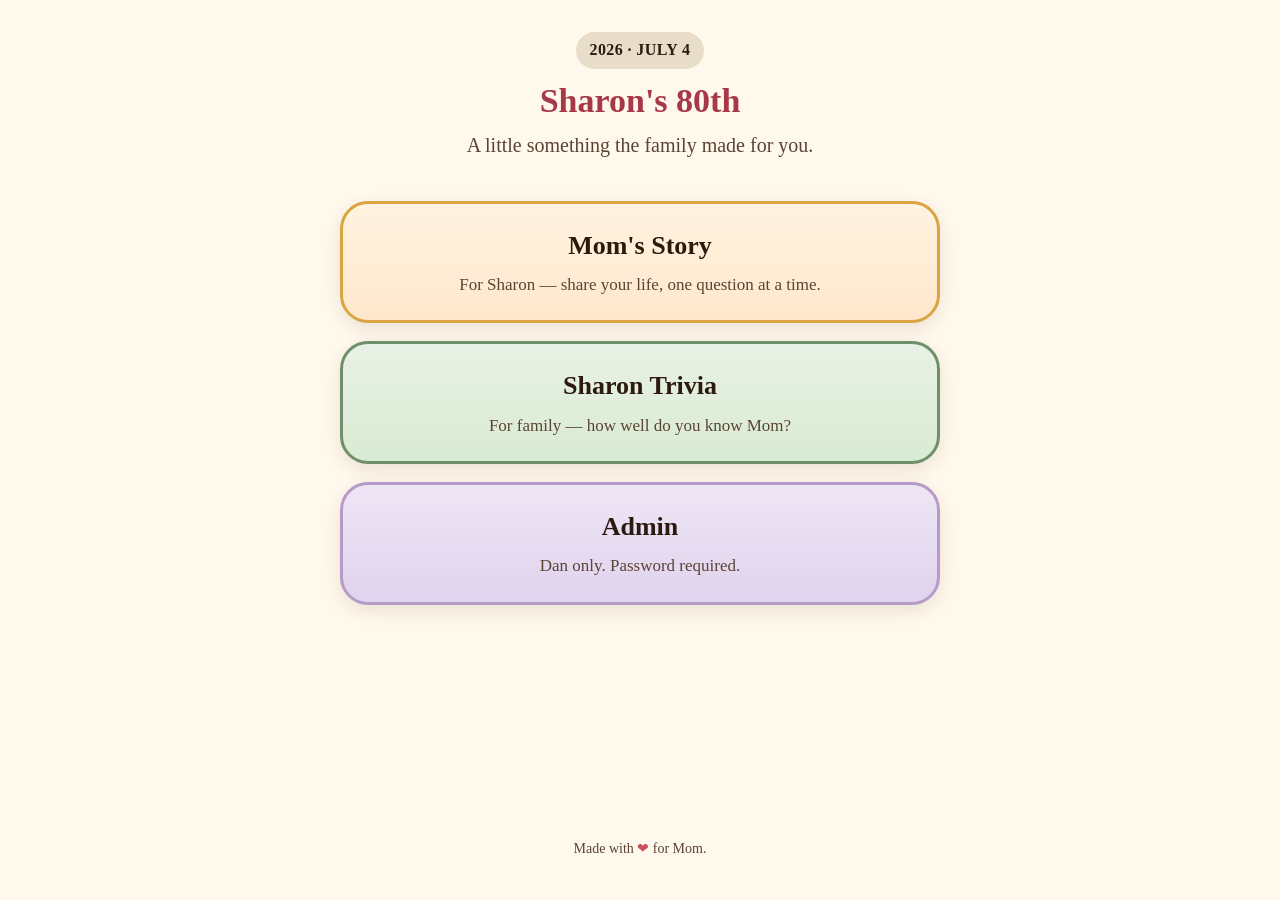
<file: index.html>
<!doctype html>
<html lang="en">
<head>
  <meta charset="utf-8" />
  <meta name="viewport" content="width=device-width, initial-scale=1, viewport-fit=cover" />
  <meta name="theme-color" content="#C94F5B" />
  <meta name="description" content="A birthday app for Sharon Herlehy's 80th." />
  <title>Sharon's 80th</title>
  <link rel="stylesheet" href="./css/style.css" />
</head>
<body>
  <div class="container">
    <header class="header">
      <span class="tag">2026 &middot; July 4</span>
      <h1>Sharon's 80th</h1>
      <p>A little something the family made for you.</p>
    </header>

    <nav class="landing" aria-label="Choose a mode">
      <a class="mom" href="/mom">
        Mom's Story
        <small>For Sharon &mdash; share your life, one question at a time.</small>
      </a>
      <a class="family" href="/family">
        Sharon Trivia
        <small>For family &mdash; how well do you know Mom?</small>
      </a>
      <a class="admin" href="/admin">
        Admin
        <small>Dan only. Password required.</small>
      </a>
    </nav>
  </div>

  <footer class="footer">
    Made with <span class="heart">&#10084;</span> for Mom.
  </footer>
</body>
</html>
</file>
<file: css/style.css>
/* Sharon's 80th — warm, big-type, mobile-first, one-thumb friendly */

:root {
  --cream:        #FFF8EC;
  --paper:        #FFFDF7;
  --ink:          #2C1A0F;
  --ink-soft:     #5A4433;
  --rose:         #C94F5B;
  --rose-deep:    #A63848;
  --gold:         #D9A441;
  --sage:         #6F8F6A;
  --lilac:        #B69AC7;
  --sky:          #6FA3C7;
  --danger:       #B0453A;
  --muted:        #E8DDC8;
  --line:         #E3D5B8;
  --shadow:       0 6px 18px rgba(70, 40, 15, 0.10);
  --radius:       18px;
  --radius-lg:    28px;
}

* { box-sizing: border-box; -webkit-tap-highlight-color: transparent; }
html, body {
  margin: 0;
  padding: 0;
  background: var(--cream);
  color: var(--ink);
  font-family: "Georgia", "Iowan Old Style", "Palatino Linotype", "Times New Roman", serif;
  font-size: 20px;
  line-height: 1.55;
  -webkit-font-smoothing: antialiased;
}

body {
  min-height: 100dvh;
  display: flex;
  flex-direction: column;
}

.container {
  width: 100%;
  max-width: 640px;
  margin: 0 auto;
  padding: 24px 20px 40px;
  flex: 1;
}

.header {
  text-align: center;
  padding-top: 8px;
  padding-bottom: 8px;
}

h1 { font-size: 34px; line-height: 1.2; margin: 12px 0 6px; color: var(--rose-deep); }
h2 { font-size: 26px; line-height: 1.25; margin: 8px 0 6px; }
h3 { font-size: 22px; margin: 8px 0 4px; }
p  { font-size: 20px; margin: 8px 0; color: var(--ink-soft); }
small { font-size: 16px; color: var(--ink-soft); }

.tag {
  display: inline-block;
  padding: 6px 14px;
  border-radius: 999px;
  background: var(--muted);
  color: var(--ink);
  font-size: 16px;
  letter-spacing: 0.4px;
  text-transform: uppercase;
  font-weight: 700;
}

/* Landing page (three big buttons) */
.landing {
  display: flex;
  flex-direction: column;
  gap: 18px;
  margin-top: 24px;
}
.landing a {
  display: block;
  padding: 22px 20px;
  border-radius: var(--radius-lg);
  background: var(--paper);
  border: 3px solid var(--line);
  color: var(--ink);
  text-decoration: none;
  box-shadow: var(--shadow);
  text-align: center;
  font-size: 26px;
  font-weight: 700;
}
.landing a:active { transform: translateY(1px); }
.landing a small { display: block; font-size: 17px; font-weight: 400; color: var(--ink-soft); margin-top: 6px; }
.landing a.mom    { background: linear-gradient(180deg, #FFF3E0, #FFE7CC); border-color: var(--gold); }
.landing a.family { background: linear-gradient(180deg, #E8F1E5, #D9EBD3); border-color: var(--sage); }
.landing a.admin  { background: linear-gradient(180deg, #EEE6F5, #E0D3EE); border-color: var(--lilac); }

/* Card / panel */
.card {
  background: var(--paper);
  border-radius: var(--radius-lg);
  padding: 22px 20px;
  box-shadow: var(--shadow);
  border: 1px solid var(--line);
  margin-top: 18px;
}

/* Sharon question screen */
.question-block {
  min-height: 55dvh;
  display: flex;
  flex-direction: column;
  gap: 14px;
}
.section-label {
  font-size: 16px;
  font-weight: 700;
  letter-spacing: 1px;
  text-transform: uppercase;
  color: var(--gold);
}
.question-text {
  font-size: 32px;
  line-height: 1.3;
  color: var(--ink);
  font-weight: 700;
}
.hint {
  font-size: 18px;
  color: var(--ink-soft);
  font-style: italic;
}

/* Answer area */
textarea.answer {
  width: 100%;
  min-height: 140px;
  padding: 16px;
  border-radius: var(--radius);
  border: 2px solid var(--line);
  background: #FFFDF3;
  font-family: inherit;
  font-size: 22px;
  line-height: 1.5;
  color: var(--ink);
  resize: vertical;
}
textarea.answer:focus { outline: none; border-color: var(--gold); }

/* Big mic button */
.mic-row {
  display: flex;
  align-items: center;
  gap: 16px;
  justify-content: center;
  margin: 10px 0;
}
.mic-btn {
  width: 96px;
  height: 96px;
  border-radius: 50%;
  border: none;
  background: var(--rose);
  color: #fff;
  font-size: 44px;
  box-shadow: 0 10px 24px rgba(201, 79, 91, 0.35);
  cursor: pointer;
  transition: transform 0.15s ease;
  display: flex;
  align-items: center;
  justify-content: center;
}
.mic-btn:active { transform: scale(0.96); }
.mic-btn.listening {
  background: var(--rose-deep);
  animation: pulse 1.2s ease-in-out infinite;
}
@keyframes pulse {
  0%   { box-shadow: 0 0 0 0 rgba(201, 79, 91, 0.55); }
  70%  { box-shadow: 0 0 0 22px rgba(201, 79, 91, 0); }
  100% { box-shadow: 0 0 0 0 rgba(201, 79, 91, 0); }
}
.mic-label { font-size: 18px; color: var(--ink-soft); }

/* Big action buttons */
.actions {
  display: flex;
  gap: 12px;
  flex-wrap: wrap;
  margin-top: 8px;
}
.btn {
  flex: 1 1 auto;
  min-width: 130px;
  padding: 18px 20px;
  font-size: 22px;
  font-weight: 700;
  border: none;
  border-radius: var(--radius);
  cursor: pointer;
  font-family: inherit;
}
.btn-primary {
  background: var(--sage);
  color: #fff;
  box-shadow: 0 6px 16px rgba(111, 143, 106, 0.35);
}
.btn-primary:active { transform: translateY(1px); }
.btn-secondary {
  background: var(--muted);
  color: var(--ink);
}
.btn-danger {
  background: var(--danger);
  color: #fff;
}
.btn-ghost {
  background: transparent;
  color: var(--ink-soft);
  border: 2px solid var(--line);
}

/* Progress */
.progress {
  height: 14px;
  background: var(--muted);
  border-radius: 999px;
  overflow: hidden;
  margin: 12px 0 4px;
}
.progress > div {
  height: 100%;
  background: linear-gradient(90deg, var(--gold), var(--rose));
  width: 0%;
  transition: width 0.35s ease;
}
.progress-label {
  font-size: 16px;
  color: var(--ink-soft);
  text-align: right;
  margin: 0 0 8px;
}

/* Section chunk banner */
.section-banner {
  padding: 18px;
  background: linear-gradient(180deg, #FFF3E0, #FFE7CC);
  border-radius: var(--radius);
  margin: 12px 0;
  text-align: center;
  border: 2px solid var(--gold);
}

/* Warning banner (Safari detect) */
.notice {
  padding: 16px;
  border-radius: var(--radius);
  background: #FFF3D6;
  border: 2px solid var(--gold);
  color: var(--ink);
  font-size: 18px;
  margin-bottom: 14px;
}
.notice strong { color: var(--rose-deep); }

/* Family trivia */
.photo-frame {
  width: 100%;
  max-width: 380px;
  aspect-ratio: 1 / 1;
  margin: 0 auto 14px;
  border-radius: var(--radius);
  overflow: hidden;
  background: var(--muted);
  border: 4px solid var(--paper);
  box-shadow: var(--shadow);
  display: flex;
  align-items: center;
  justify-content: center;
}
.photo-frame img { width: 100%; height: 100%; object-fit: cover; }
.photo-frame .placeholder { color: var(--ink-soft); font-size: 18px; padding: 20px; text-align: center; }

.choice {
  display: block;
  width: 100%;
  padding: 18px 20px;
  margin-bottom: 12px;
  border-radius: var(--radius);
  border: 2px solid var(--line);
  background: var(--paper);
  font-size: 20px;
  text-align: left;
  cursor: pointer;
  font-family: inherit;
  color: var(--ink);
}
.choice:hover { border-color: var(--gold); }
.choice.correct { background: #DDF0D5; border-color: var(--sage); }
.choice.wrong   { background: #F7D9D9; border-color: var(--rose-deep); }
.choice:disabled { cursor: default; }

.leaderboard {
  margin-top: 18px;
}
.leaderboard ol { padding-left: 22px; }
.leaderboard li { font-size: 20px; margin: 6px 0; }
.leaderboard li strong { color: var(--rose-deep); }

/* Admin */
.admin-list { display: flex; flex-direction: column; gap: 14px; }
.admin-q {
  background: var(--paper);
  border: 1px solid var(--line);
  border-radius: var(--radius);
  padding: 14px;
}
.admin-q .q-text { font-weight: 700; margin-bottom: 6px; }
.admin-q .answer-box {
  background: #FFF8E4;
  padding: 10px;
  border-radius: 12px;
  margin: 8px 0;
  font-size: 18px;
}
.admin-q input.distractor,
.admin-q input.photo-url {
  width: 100%;
  padding: 12px;
  font-size: 18px;
  border-radius: 12px;
  border: 2px solid var(--line);
  margin: 6px 0;
  font-family: inherit;
}
.admin-q label { font-size: 16px; color: var(--ink-soft); }
.chip {
  display: inline-block;
  padding: 4px 10px;
  background: var(--muted);
  border-radius: 999px;
  font-size: 14px;
  margin-right: 6px;
}
.chip.ready   { background: #DDF0D5; color: #2E5C24; }
.chip.pending { background: #FDE9C3; color: #6D4A00; }
.chip.skipped { background: #F0E0F0; color: #5C2A5C; }

/* Small text on forms */
.field { margin-top: 10px; }
.field > label { display: block; font-size: 16px; color: var(--ink-soft); margin-bottom: 4px; }
.field > input, .field > textarea, .field > select {
  width: 100%; padding: 12px 14px;
  border-radius: var(--radius); border: 2px solid var(--line);
  font-family: inherit; font-size: 20px;
}

.footer {
  text-align: center;
  padding: 24px 20px 40px;
  font-size: 14px;
  color: var(--ink-soft);
}
.footer .heart { color: var(--rose); }

/* Screen helpers */
.hidden { display: none !important; }
.center { text-align: center; }
.row { display: flex; gap: 10px; flex-wrap: wrap; }

/* Utility */
.spacer { height: 12px; }
.big-spacer { height: 24px; }

/* ============================================================
   1950s DINER / JUKEBOX THEME (family trivia only)
   Scoped under body.family-1950 so /mom and /admin are untouched.
   ============================================================ */
body.family-1950 {
  --cream50:        #FFF3D6;
  --cream50-deep:   #F5DEB0;
  --diner-red:      #D42F2F;
  --diner-red-deep: #A81E1E;
  --aqua:           #2FBFB6;
  --aqua-deep:      #1E8E86;
  --mustard:        #E6B422;
  --chrome:         #E4E7EC;
  --chrome-dark:    #8B929B;
  --navy:           #1F2C4C;
  --hot-pink:       #FF6BCB;
  --white-warm:     #FFFDF7;

  background:
    radial-gradient(ellipse at top, #FFF3D6 0%, #F5DEB0 55%, #E6C494 100%);
  min-height: 100vh;
  font-family: "Special Elite", "Courier New", monospace;
  color: var(--navy);
  overflow-x: hidden;
}

/* Atomic drifting starburst backdrop */
.family-1950 .starburst-bg {
  position: fixed;
  inset: 0;
  pointer-events: none;
  z-index: 0;
  background-image:
    radial-gradient(circle at 12% 20%, rgba(212, 47, 47, 0.08) 0, transparent 60px),
    radial-gradient(circle at 87% 30%, rgba(47, 191, 182, 0.08) 0, transparent 70px),
    radial-gradient(circle at 30% 80%, rgba(230, 180, 34, 0.08) 0, transparent 60px),
    radial-gradient(circle at 75% 75%, rgba(255, 107, 203, 0.06) 0, transparent 55px);
  background-size: 220px 220px, 270px 270px, 240px 240px, 250px 250px;
  animation: driftBg 80s linear infinite;
}
@keyframes driftBg {
  from { background-position: 0 0, 0 0, 0 0, 0 0; }
  to   { background-position: 440px 440px, -540px 540px, 480px -480px, -560px -320px; }
}

/* Fireworks canvas sits above the backdrop, below the content */
#fireworks-canvas {
  position: fixed;
  inset: 0;
  pointer-events: none;
  z-index: 5;
}

.family-1950 .family-container {
  position: relative;
  z-index: 10;
  width: 100%;
  max-width: 1100px;
  margin: 0 auto;
  padding: 20px 14px 40px;
}

/* ---------- Marquee (top banner) ---------- */
.family-1950 .marquee {
  background: linear-gradient(180deg, var(--diner-red) 0%, var(--diner-red-deep) 100%);
  border-radius: 18px;
  padding: 12px 12px 18px;
  box-shadow:
    inset 0 2px 0 rgba(255, 255, 255, 0.35),
    inset 0 -3px 0 rgba(0, 0, 0, 0.25),
    0 12px 30px rgba(168, 30, 30, 0.45);
  text-align: center;
  color: var(--cream50);
  margin-bottom: 22px;
  border: 4px solid var(--chrome);
}
.family-1950 .marquee-title {
  font-family: "Alfa Slab One", serif;
  font-size: clamp(38px, 8vw, 68px);
  color: var(--cream50);
  margin: 4px 0 2px;
  text-shadow:
    0 2px 0 var(--mustard),
    0 4px 0 rgba(0, 0, 0, 0.28),
    2px 6px 10px rgba(0, 0, 0, 0.5);
  letter-spacing: 2px;
  line-height: 1;
}
.family-1950 .marquee-sub {
  font-family: "Righteous", sans-serif;
  color: var(--mustard);
  font-size: clamp(12px, 2.6vw, 18px);
  letter-spacing: 3px;
  margin: 2px 0 6px;
}
.family-1950 .marquee-lights {
  display: flex;
  gap: 8px;
  justify-content: center;
  padding: 4px 0;
}
.family-1950 .marquee-lights span {
  width: 12px; height: 12px; border-radius: 50%;
  background: var(--mustard);
  box-shadow: 0 0 8px var(--mustard), inset 0 -1px 0 rgba(0, 0, 0, 0.25);
  animation: bulb 1.3s ease-in-out infinite;
}
.family-1950 .marquee-lights span:nth-child(2n) { animation-delay: 0.2s; background: var(--aqua); box-shadow: 0 0 8px var(--aqua); }
.family-1950 .marquee-lights span:nth-child(3n) { animation-delay: 0.4s; background: var(--cream50); box-shadow: 0 0 8px var(--cream50); }
.family-1950 .marquee-lights span:nth-child(5n) { animation-delay: 0.6s; background: var(--hot-pink); box-shadow: 0 0 8px var(--hot-pink); }
@keyframes bulb {
  0%, 100% { opacity: 1; transform: scale(1); }
  50%      { opacity: 0.4; transform: scale(0.85); }
}

/* ---------- Layout ---------- */
.family-1950 .family-layout {
  display: grid;
  grid-template-columns: 1fr;
  gap: 20px;
}
@media (min-width: 920px) {
  .family-1950 .family-layout {
    grid-template-columns: 1.5fr 1fr;
    align-items: flex-start;
  }
}

/* ---------- Jukebox card (the question) ---------- */
.family-1950 .jukebox-card {
  background: var(--cream50);
  border: 4px solid var(--chrome);
  border-radius: 26px;
  padding: 22px 22px 26px;
  box-shadow:
    inset 0 2px 0 rgba(255, 255, 255, 0.6),
    inset 0 -6px 0 rgba(0, 0, 0, 0.06),
    0 14px 34px rgba(31, 44, 76, 0.2);
  position: relative;
}
.family-1950 .jukebox-card::before,
.family-1950 .jukebox-card::after {
  content: "";
  position: absolute;
  top: -8px; bottom: -8px;
  width: 12px;
  background: linear-gradient(180deg, var(--diner-red), var(--diner-red-deep));
  border-radius: 8px;
  box-shadow: 0 2px 6px rgba(0, 0, 0, 0.25);
}
.family-1950 .jukebox-card::before { left: -16px; }
.family-1950 .jukebox-card::after  { right: -16px; }

.family-1950 .q-meta {
  display: flex;
  justify-content: space-between;
  align-items: center;
  gap: 10px;
  margin-bottom: 10px;
  flex-wrap: wrap;
}
.family-1950 .retro-tag {
  background: var(--navy);
  color: var(--cream50);
  border: 2px solid var(--mustard);
  padding: 6px 12px;
  font-family: "Righteous", sans-serif;
  letter-spacing: 2px;
  font-size: 14px;
  border-radius: 6px;
  text-transform: uppercase;
}
.family-1950 .q-counter {
  font-family: "Alfa Slab One", serif;
  color: var(--diner-red-deep);
  font-size: 22px;
  letter-spacing: 1px;
}

/* Progress bar */
.family-1950 .retro-progress {
  height: 16px;
  border-radius: 20px;
  background: var(--navy);
  padding: 3px;
  border: 2px solid var(--chrome-dark);
  overflow: hidden;
  margin: 4px 0 14px;
}
.family-1950 .retro-progress > div {
  height: 100%;
  border-radius: 20px;
  background: linear-gradient(90deg, var(--mustard), var(--diner-red), var(--aqua));
  transition: width 0.4s ease;
}

/* ---------- Polaroid photo of Sharon ---------- */
.family-1950 .polaroid {
  background: #fff;
  padding: 12px 12px 28px;
  border-radius: 4px;
  margin: 8px auto 22px;
  max-width: 320px;
  box-shadow:
    0 14px 30px rgba(0, 0, 0, 0.28),
    0 2px 5px rgba(0, 0, 0, 0.16);
  transform: rotate(-1.7deg);
  position: relative;
}
.family-1950 .polaroid::before {
  content: "";
  position: absolute;
  top: -8px; left: 50%; transform: translateX(-50%);
  width: 64px; height: 14px;
  background: rgba(230, 180, 34, 0.75);
  border-radius: 2px;
  box-shadow: 0 2px 6px rgba(0, 0, 0, 0.3);
}
.family-1950 .polaroid .photo-inner {
  aspect-ratio: 1 / 1;
  background: linear-gradient(135deg, #E4C7A0, #D4A76A 60%, #B8895C);
  border-radius: 2px;
  overflow: hidden;
  display: flex;
  align-items: center;
  justify-content: center;
  color: var(--navy);
  font-family: "Special Elite", monospace;
  font-size: 14px;
  text-align: center;
  padding: 20px;
}
.family-1950 .polaroid .photo-inner img { width: 100%; height: 100%; object-fit: cover; }
.family-1950 .polaroid .photo-placeholder-inner {
  font-size: 60px;
  color: rgba(31, 44, 76, 0.35);
  display: flex;
  flex-direction: column;
  align-items: center;
  gap: 10px;
}
.family-1950 .photo-placeholder-sub {
  font-size: 12px;
  letter-spacing: 3px;
  text-transform: uppercase;
}
.family-1950 .polaroid .caption {
  text-align: center;
  color: var(--diner-red-deep);
  font-family: "Special Elite", monospace;
  font-size: 15px;
  margin-top: 10px;
  letter-spacing: 2px;
}

/* ---------- Question text ---------- */
.family-1950 .q-text {
  font-family: "Alfa Slab One", serif;
  color: var(--navy);
  font-size: clamp(22px, 4vw, 30px);
  line-height: 1.25;
  text-align: center;
  margin: 6px 0 18px;
  letter-spacing: 0.5px;
}

/* ---------- Choice buttons ---------- */
.family-1950 .choices-grid {
  display: grid;
  grid-template-columns: 1fr;
  gap: 12px;
  margin-top: 6px;
}
@media (min-width: 500px) {
  .family-1950 .choices-grid { grid-template-columns: 1fr 1fr; }
}
.family-1950 .retro-choice {
  background: linear-gradient(180deg, var(--white-warm) 0%, var(--chrome) 100%);
  border: 3px solid var(--navy);
  color: var(--navy);
  padding: 14px 16px;
  border-radius: 16px;
  font-family: "Righteous", sans-serif;
  font-size: 17px;
  cursor: pointer;
  text-align: left;
  box-shadow:
    inset 0 2px 0 rgba(255, 255, 255, 0.9),
    inset 0 -4px 0 rgba(0, 0, 0, 0.15),
    0 6px 14px rgba(31, 44, 76, 0.22);
  transition: transform 0.1s ease, border-color 0.15s ease, background 0.15s ease;
  position: relative;
  min-height: 68px;
  display: flex;
  align-items: center;
  gap: 12px;
}
.family-1950 .retro-choice:hover:not(:disabled) {
  border-color: var(--diner-red);
  color: var(--diner-red-deep);
}
.family-1950 .retro-choice:active:not(:disabled) {
  transform: translateY(2px);
  box-shadow:
    inset 0 2px 0 rgba(255, 255, 255, 0.6),
    inset 0 -2px 0 rgba(0, 0, 0, 0.1),
    0 2px 6px rgba(31, 44, 76, 0.15);
}
.family-1950 .retro-choice::before {
  content: attr(data-letter);
  font-family: "Alfa Slab One", serif;
  font-size: 20px;
  color: var(--diner-red);
  background: var(--mustard);
  border-radius: 50%;
  width: 36px; height: 36px;
  display: inline-flex;
  align-items: center;
  justify-content: center;
  flex-shrink: 0;
  border: 2px solid var(--navy);
  box-shadow: inset 0 -2px 0 rgba(0, 0, 0, 0.2);
}
.family-1950 .retro-choice.correct {
  background: linear-gradient(180deg, #B7EAA5, #6FBC55);
  border-color: #2E5C24;
  color: #1E4218;
}
.family-1950 .retro-choice.correct::before {
  background: var(--white-warm);
  color: #2E5C24;
}
.family-1950 .retro-choice.wrong {
  background: linear-gradient(180deg, #F7B4B4, #E56060);
  border-color: var(--diner-red-deep);
  color: #6B1414;
}
.family-1950 .retro-choice:disabled { cursor: default; }

/* ---------- Feedback badge ---------- */
.family-1950 .feedback-badge {
  margin-top: 16px;
  text-align: center;
  font-family: "Alfa Slab One", serif;
  font-size: 22px;
  padding: 14px;
  border-radius: 14px;
  border: 3px dashed;
  animation: badgePop 0.4s ease;
}
@keyframes badgePop {
  0%   { transform: scale(0.9); opacity: 0; }
  60%  { transform: scale(1.05); opacity: 1; }
  100% { transform: scale(1); opacity: 1; }
}
.family-1950 .feedback-correct {
  background: rgba(47, 191, 182, 0.14);
  color: var(--aqua-deep);
  border-color: var(--aqua-deep);
}
.family-1950 .feedback-wrong {
  background: rgba(212, 47, 47, 0.14);
  color: var(--diner-red-deep);
  border-color: var(--diner-red-deep);
}
.family-1950 .feedback-badge .tier-name {
  display: block;
  font-family: "Righteous", sans-serif;
  font-size: 14px;
  letter-spacing: 3px;
  margin-top: 6px;
}

/* Milestone badge — a much punchier version fires every 10 correct */
.family-1950 .feedback-milestone {
  background: linear-gradient(90deg,
    rgba(230, 180, 34, 0.25),
    rgba(212, 47, 47, 0.25),
    rgba(47, 191, 182, 0.25),
    rgba(230, 180, 34, 0.25));
  background-size: 300% 100%;
  color: var(--diner-red-deep);
  border-color: var(--mustard);
  animation: milestonePulse 1.2s ease infinite, milestoneSlide 3s linear infinite;
  font-size: 26px;
  text-shadow: 0 2px 0 var(--mustard);
}
@keyframes milestonePulse {
  0%, 100% { transform: scale(1); }
  50%      { transform: scale(1.03); }
}
@keyframes milestoneSlide {
  from { background-position: 0% 50%; }
  to   { background-position: 300% 50%; }
}

/* ---------- Retro action buttons ---------- */
.family-1950 .retro-actions {
  display: flex;
  gap: 10px;
  margin-top: 18px;
  flex-wrap: wrap;
  justify-content: center;
}
.family-1950 .retro-btn {
  font-family: "Righteous", sans-serif;
  font-size: 18px;
  padding: 14px 22px;
  border: 3px solid var(--navy);
  border-radius: 14px;
  cursor: pointer;
  letter-spacing: 1px;
  text-transform: uppercase;
  box-shadow:
    inset 0 2px 0 rgba(255, 255, 255, 0.5),
    0 6px 12px rgba(31, 44, 76, 0.18);
  transition: transform 0.1s ease;
}
.family-1950 .retro-btn-primary {
  background: linear-gradient(180deg, var(--diner-red), var(--diner-red-deep));
  color: var(--cream50);
}
.family-1950 .retro-btn-secondary {
  background: linear-gradient(180deg, var(--aqua), var(--aqua-deep));
  color: var(--cream50);
}
.family-1950 .retro-btn-ghost {
  background: var(--cream50);
  color: var(--navy);
}
.family-1950 .retro-btn:active { transform: translateY(1px); }

/* ---------- Name prompt card ---------- */
.family-1950 .name-card {
  background: var(--cream50);
  border: 4px solid var(--diner-red);
  border-radius: 26px;
  padding: 30px 24px;
  text-align: center;
  max-width: 540px;
  margin: 0 auto;
  box-shadow: 0 14px 34px rgba(31, 44, 76, 0.2);
}
.family-1950 .name-card h1 {
  font-family: "Alfa Slab One", serif;
  color: var(--diner-red-deep);
  font-size: 32px;
  margin-bottom: 10px;
  text-shadow: 0 2px 0 var(--mustard);
}
.family-1950 .name-card p {
  font-family: "Special Elite", monospace;
  color: var(--navy);
  font-size: 16px;
}
.family-1950 .name-card input {
  width: 100%;
  padding: 14px;
  font-family: "Special Elite", monospace;
  font-size: 20px;
  border: 3px solid var(--navy);
  border-radius: 12px;
  background: #fff;
  margin: 6px 0 14px;
  color: var(--navy);
}
.family-1950 .name-card input:focus { outline: none; border-color: var(--diner-red); }

/* ---------- Completion / finale card ---------- */
.family-1950 .finale-card {
  text-align: center;
  padding: 40px 24px;
}
.family-1950 .finale-title {
  font-family: "Alfa Slab One", serif;
  font-size: clamp(30px, 6vw, 46px);
  color: var(--diner-red-deep);
  text-shadow: 0 3px 0 var(--mustard), 0 6px 0 rgba(0, 0, 0, 0.15);
  margin-bottom: 12px;
  letter-spacing: 1px;
}
.family-1950 .finale-sub {
  font-family: "Righteous", sans-serif;
  font-size: 22px;
  color: var(--navy);
  letter-spacing: 2px;
}

/* ---------- Scoreboard (live leaderboard) ---------- */
.family-1950 .scoreboard {
  background: var(--navy);
  border-radius: 22px;
  padding: 18px 16px 20px;
  box-shadow:
    inset 0 2px 0 rgba(255, 255, 255, 0.15),
    inset 0 -6px 0 rgba(0, 0, 0, 0.4),
    0 14px 30px rgba(31, 44, 76, 0.35);
  border: 4px solid var(--chrome);
  color: var(--cream50);
  position: relative;
  overflow: hidden;
}
.family-1950 .scoreboard::before {
  content: "";
  position: absolute;
  top: 0; left: 0; right: 0; height: 6px;
  background: repeating-linear-gradient(90deg,
    var(--diner-red) 0 20px, var(--cream50) 20px 40px,
    var(--aqua) 40px 60px, var(--cream50) 60px 80px);
}
.family-1950 .scoreboard-header {
  display: flex;
  align-items: center;
  justify-content: center;
  gap: 10px;
  margin: 8px 0 14px;
}
.family-1950 .scoreboard-header h3 {
  font-family: "Alfa Slab One", serif;
  color: var(--mustard);
  margin: 0;
  font-size: 22px;
  letter-spacing: 1px;
  text-shadow: 0 2px 0 rgba(0, 0, 0, 0.4);
}
.family-1950 .star-badge {
  font-size: 22px;
  color: var(--mustard);
  filter: drop-shadow(0 0 4px var(--mustard));
}
.family-1950 .scoreboard-list {
  min-height: 150px;
  max-height: 40vh;
  overflow-y: auto;
}
.family-1950 .scoreboard-row {
  display: flex;
  align-items: center;
  gap: 10px;
  padding: 8px 10px;
  background: rgba(255, 255, 255, 0.06);
  border-radius: 10px;
  margin-bottom: 6px;
  border-left: 4px solid transparent;
  animation: rowFadeIn 0.35s ease;
}
.family-1950 .scoreboard-row.you {
  background: rgba(230, 180, 34, 0.22);
  border-left-color: var(--mustard);
}
@keyframes rowFadeIn {
  from { opacity: 0; transform: translateX(-8px); }
  to   { opacity: 1; transform: translateX(0); }
}
.family-1950 .rank {
  font-family: "Alfa Slab One", serif;
  font-size: 18px;
  color: var(--mustard);
  width: 34px;
  text-align: center;
}
.family-1950 .rank-1 { color: #FFD700; text-shadow: 0 0 8px #FFD700; }
.family-1950 .rank-2 { color: #C0C0C0; text-shadow: 0 0 6px #C0C0C0; }
.family-1950 .rank-3 { color: #CD7F32; text-shadow: 0 0 6px #CD7F32; }
.family-1950 .player-name {
  flex: 1;
  font-family: "Special Elite", monospace;
  font-size: 16px;
  color: var(--cream50);
  overflow: hidden;
  text-overflow: ellipsis;
  white-space: nowrap;
}
.family-1950 .player-score {
  font-family: "Alfa Slab One", serif;
  font-size: 22px;
  color: var(--aqua);
  min-width: 44px;
  text-align: right;
}
.family-1950 .scoreboard-empty {
  text-align: center;
  color: var(--chrome);
  font-family: "Special Elite", monospace;
  padding: 40px 10px;
  font-size: 15px;
  line-height: 1.6;
}

/* Firework legend at bottom of scoreboard */
.family-1950 .score-legend {
  margin-top: 16px;
  padding-top: 12px;
  border-top: 2px dashed var(--chrome-dark);
  font-family: "Special Elite", monospace;
  font-size: 13px;
  color: var(--cream50);
}
.family-1950 .legend-title {
  font-family: "Righteous", sans-serif;
  color: var(--mustard);
  letter-spacing: 2px;
  font-size: 13px;
  margin-bottom: 8px;
}
.family-1950 .score-legend > div {
  display: flex;
  align-items: center;
  gap: 8px;
  padding: 3px 0;
}
.family-1950 .tier {
  width: 14px; height: 14px; border-radius: 50%;
  display: inline-block;
  box-shadow: 0 0 6px currentColor;
}
.family-1950 .tier-firecracker { background: radial-gradient(#FFDD5C, #E6B422); color: #E6B422; }
.family-1950 .tier-candle      { background: radial-gradient(#FF9E4E, #D42F2F); color: #D42F2F; }
.family-1950 .tier-burst       { background: radial-gradient(#FF6BCB, #A81E80); color: #FF6BCB; }
.family-1950 .tier-shell       { background: radial-gradient(#6BE0FF, #1E7EA8); color: #6BE0FF; }
.family-1950 .tier-chrys       { background: radial-gradient(#6DFF9E, #1EA84E); color: #6DFF9E; }
.family-1950 .tier-peony       { background: radial-gradient(#B389FF, #6D28D9); color: #B389FF; }
.family-1950 .tier-palm        { background: radial-gradient(#FFB84A, #B45309); color: #FFB84A; }
.family-1950 .tier-finale      { background: linear-gradient(45deg, #FFD700, #FF6BCB, #6BE0FF, #FFD700); color: #FFD700; }

/* ---------- Footer ---------- */
.family-1950 .family-footer,
.family-1950 .footer {
  font-family: "Special Elite", monospace;
  color: var(--diner-red-deep);
  text-align: center;
  padding: 22px 20px 40px;
  font-size: 14px;
  letter-spacing: 1px;
  position: relative;
  z-index: 10;
}

/* Small screens: stack scoreboard below the card */
@media (max-width: 919px) {
  .family-1950 .family-layout { display: block; }
  .family-1950 .scoreboard { margin-top: 22px; }
  .family-1950 .polaroid { max-width: 260px; }
}

/* ---------- Sound toggle button (floating, top-right) ---------- */
.family-1950 .sfx-toggle {
  position: fixed;
  top: 14px;
  right: 14px;
  z-index: 100;
  display: inline-flex;
  align-items: center;
  gap: 8px;
  padding: 10px 14px;
  font-family: "Righteous", sans-serif;
  font-size: 14px;
  letter-spacing: 2px;
  color: var(--navy);
  background: linear-gradient(180deg, var(--white-warm), var(--chrome));
  border: 3px solid var(--navy);
  border-radius: 999px;
  cursor: pointer;
  box-shadow:
    inset 0 2px 0 rgba(255, 255, 255, 0.85),
    inset 0 -3px 0 rgba(0, 0, 0, 0.15),
    0 6px 14px rgba(31, 44, 76, 0.28);
  transition: transform 0.1s ease, background 0.15s ease, color 0.15s ease;
  -webkit-tap-highlight-color: transparent;
}
.family-1950 .sfx-toggle:hover {
  color: var(--diner-red-deep);
}
.family-1950 .sfx-toggle:active {
  transform: translateY(1px);
}
.family-1950 .sfx-toggle .sfx-icon {
  font-size: 20px;
  line-height: 1;
}
.family-1950 .sfx-toggle .sfx-label {
  line-height: 1;
}

/* Muted state — red diner style with strike-through vibe */
.family-1950 .sfx-toggle.sfx-off {
  background: linear-gradient(180deg, var(--diner-red), var(--diner-red-deep));
  color: var(--cream50);
  border-color: var(--diner-red-deep);
}

/* Mobile: shrink to icon-only pill so it doesn't crowd the marquee */
@media (max-width: 560px) {
  .family-1950 .sfx-toggle {
    top: 10px;
    right: 10px;
    padding: 10px 12px;
    font-size: 12px;
  }
  .family-1950 .sfx-toggle .sfx-label {
    display: none;
  }
}
</file>
